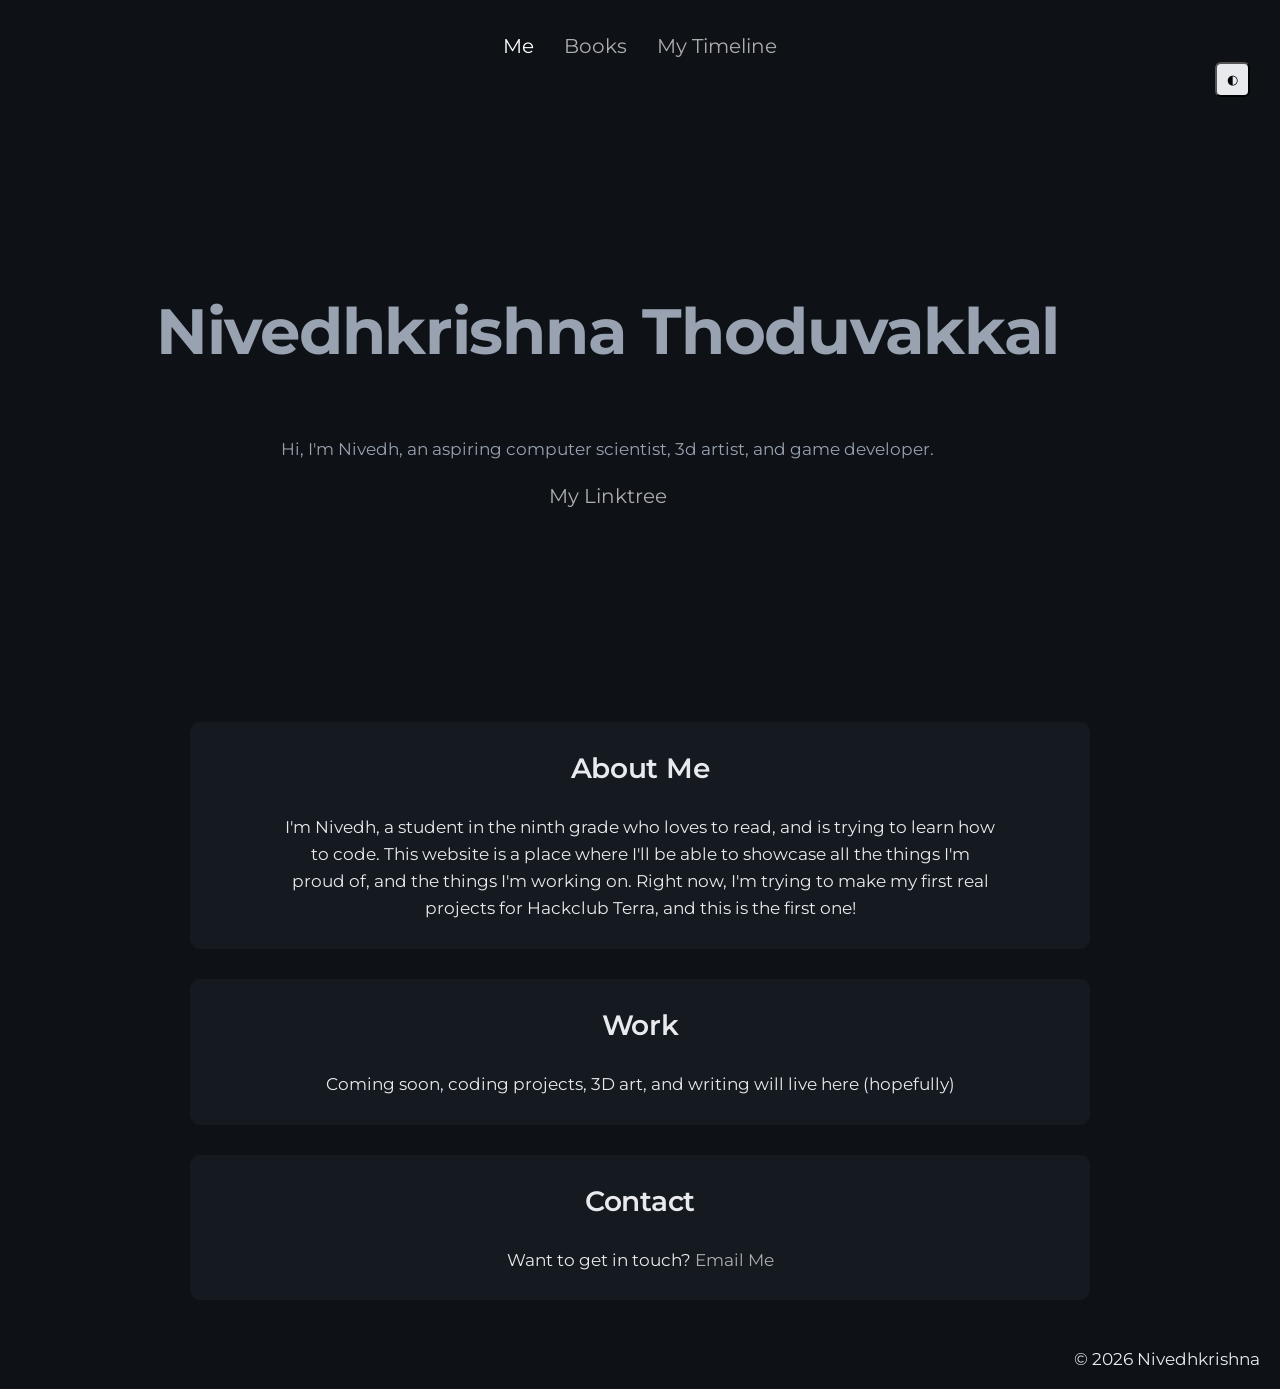
<file: index.html>
<!DOCTYPE html>
  <html lang="en" data-theme="dark">

  <head>
    <meta charset="UTF-8">
    <meta name="viewport" content="width=device-width, initial-scale=1.0" />
    <title>Nivedhkrishna — Portfolio</title>
    <meta name="description" content="Portfolio of Nivedhkrishna: coding projects, 3D design, and writing." />

  <link rel="preconnect" href="https://fonts.googleapis.com">
    <link rel="preconnect" href="https://fonts.gstatic.com" crossorigin>
    <link href="https://fonts.googleapis.com/css2?family=Montserrat:ital,wght@0,100..900;1,100..900&display=swap" rel="stylesheet">

    <link rel="stylesheet" href="styles.css" />
  </head>

  <body>
    <header class="nav">

      <nav class="nav-links">
        <a class="current-page" href="index.html">Me</a>
        <a href="books.html">Books</a>
        <a href="timeline.html">My Timeline</a>
      </nav>


      <button class="button"id="theme-toggle" aria-label="Switch between dark and light mode">◐</button>
    </header>

    <main id="top">
      <section class="hero" id="hero">
        <h1>Nivedhkrishna Thoduvakkal</h1>
          <p>Hi, I'm Nivedh, an aspiring computer scientist, 3d artist, and game developer.</p>
          
          <a href="https://linktr.ee/nivedhthoduvakkal" target="_blank">My Linktree</a>


      </section>

        <section class="section" id="about">
        <h2>About Me</h2>
          <p>
          I'm Nivedh, a student in the ninth grade who loves to read,
          and is trying to learn how to code. This website is a place where I'll be able to showcase all the things I'm proud of,
          and the things I'm working on. Right now, I'm trying to make my first real projects for Hackclub Terra, and this is the first one!
        </p>

      </section>

      <section class="section" id="work">
        <h2>Work</h2>
        <p>Coming soon, coding projects, 3D art, and writing will live here (hopefully)</p>
      </section>

      <section class="section" id="contact">
        <h2>Contact</h2>
        <p>Want to get in touch? <a href="mailto:nivedhthoduvakkal@gmail.com">Email Me</a></p>
      </section>

    </main>

      <footer class="footer">
        <p>© 2026 Nivedhkrishna</p>
      </footer>
        <script src="script.js"></script>
    </body>
  </html>
</file>
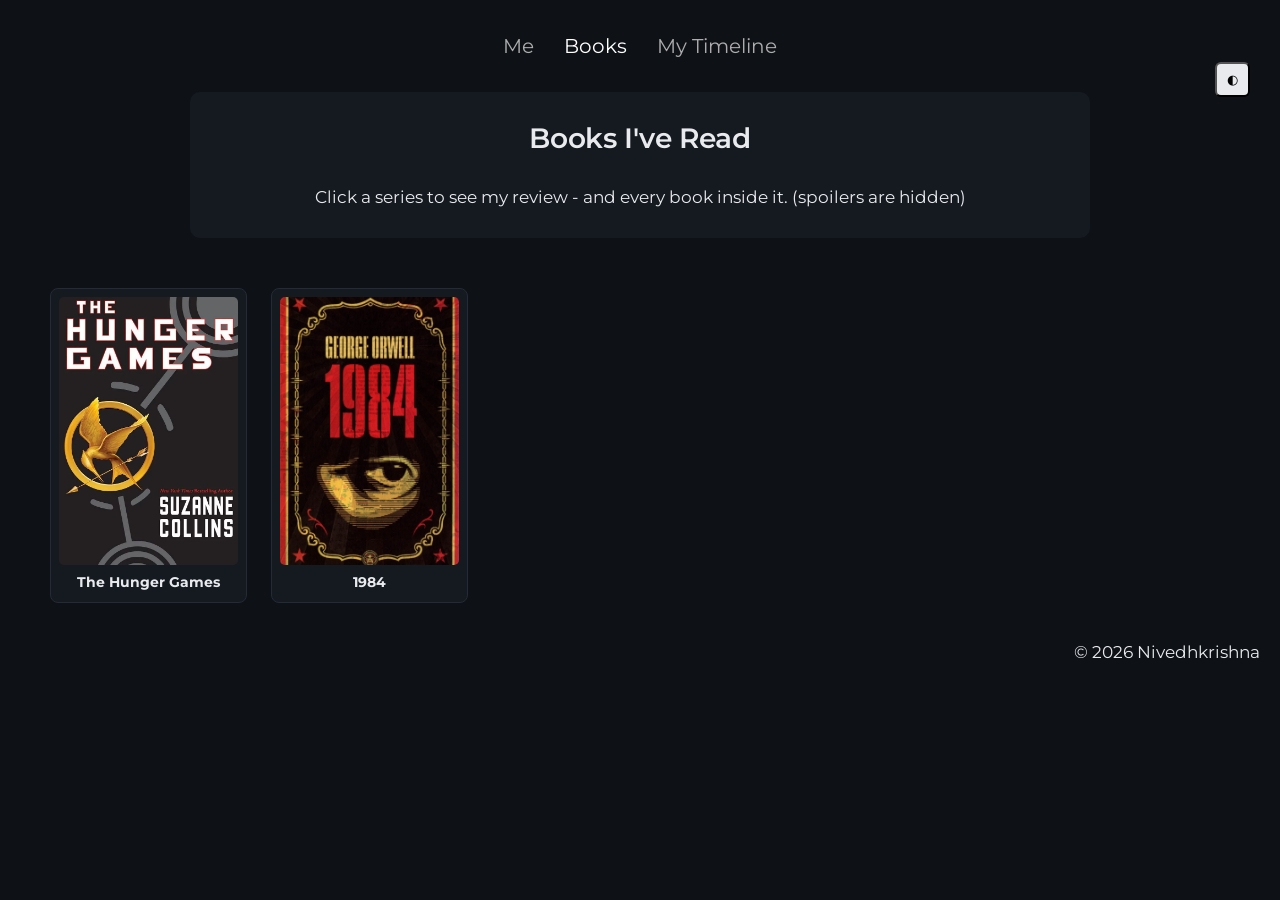
<file: books.html>
<!DOCTYPE html>
<html lang="en" data-theme="dark"> 

<head>
  <meta charset="UTF-8" /> 
  <meta name="viewport" content="width=device-width, initial-scale=1.0" /> 
  <title>Books - Nivedhkrishna</title> 
  <meta name="description" content="Portfolio of Nivedhkrishna: coding projects, 3D design, and writing." />

<link rel="preconnect" href="https://fonts.googleapis.com">
  <link rel="preconnect" href="https://fonts.gstatic.com" crossorigin>
  <link href="https://fonts.googleapis.com/css2?family=Montserrat:ital,wght@0,100..900;1,100..900&display=swap" rel="stylesheet">

  <link rel="stylesheet" href="styles.css" /> 
</head>



<body>

  <header class="nav">

    <nav class="nav-links">
      <a href="index.html" class="nav-link">Me</a>
      <a class="current-page nav-link" href="books.html">Books</a>
      <a href="timeline.html">My Timeline</a>
    </nav>

    <button class="button"id="theme-toggle" aria-label="Switch between dark and light mode">◐</button>
  </header>

  <main id="top">
        <section class="section" id="page-title">
          <h2>Books I've Read</h2>
            <p>Click a series to see my review - and every book inside it. (spoilers are hidden)</p>
        </section>
        <section class="book-section" id="books">
          <div class="series-grid" id="view-series-list"></div>
        </section>
        <div id="dialog-holder"></div>
  </main>

     <footer class="footer">
       <p>© 2026 Nivedhkrishna</p>
     </footer>
     <script src="script.js"></script>
  </body>
</html>
</file>
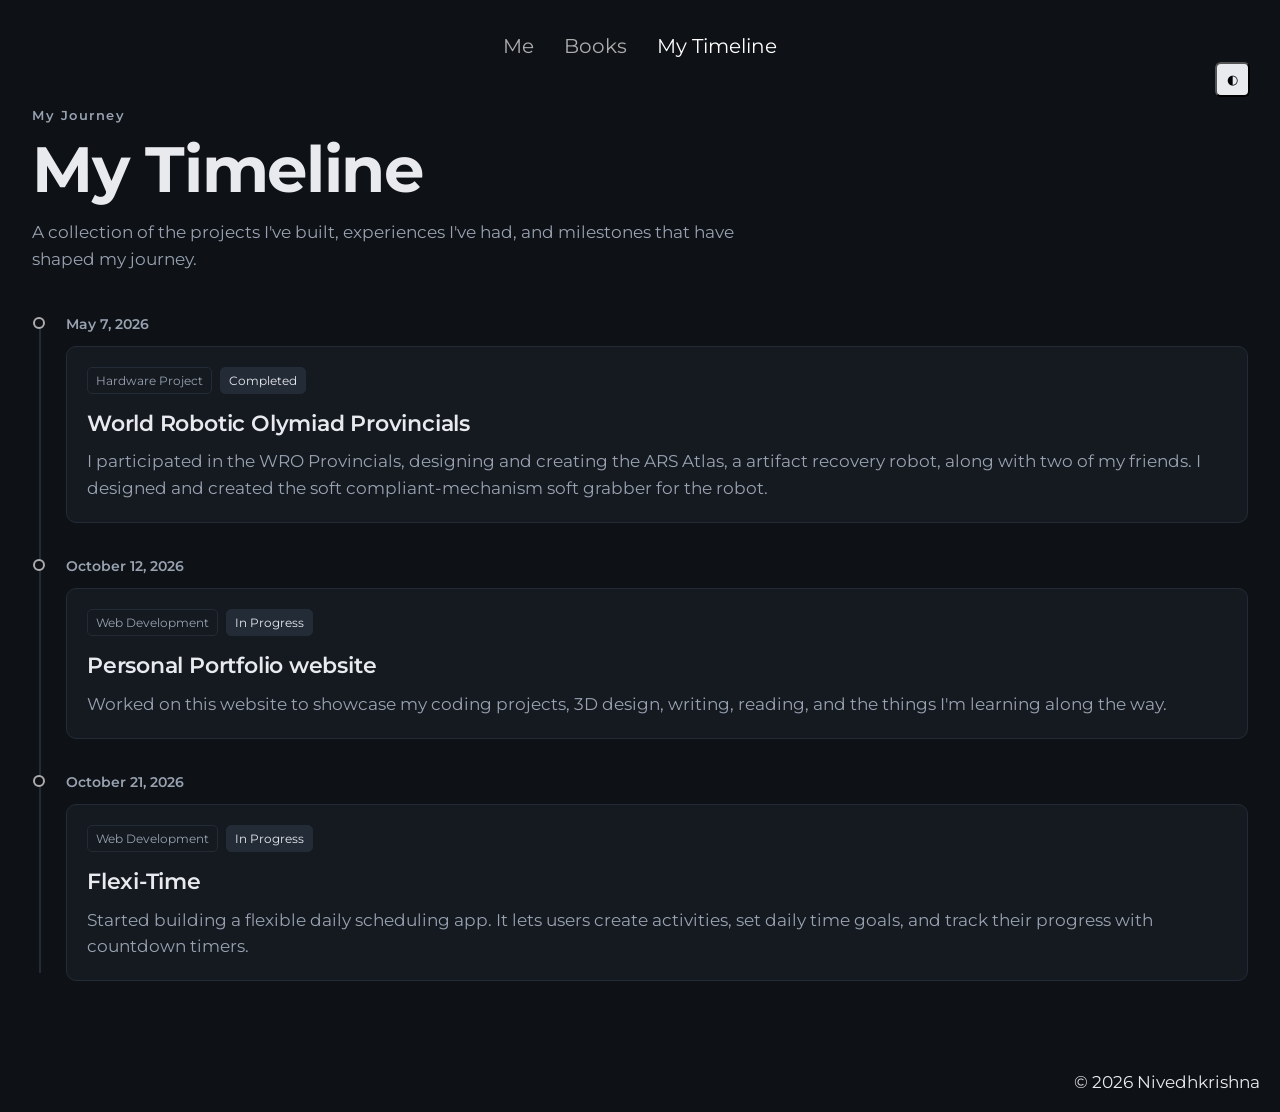
<file: timeline.html>
<!doctype html>
<html lang="en" data-theme="dark">
    <head>
        <meta charset="UTF-8" />
        <meta name="viewport" content="width=device-width, initial-scale=1.0" />

        <link rel="preconnect" href="https://fonts.googleapis.com" />
        <link rel="preconnect" href="https://fonts.gstatic.com" crossorigin />
        <link
            href="https://fonts.googleapis.com/css2?family=Montserrat:ital,wght@0,100..900;1,100..900&display=swap"
            rel="stylesheet"
        />
        <title>My Timeline</title>

        <link rel="stylesheet" href="styles.css" />
    </head>
    <body>
        <header class="nav">
            <nav class="nav-links">
                <a href="index.html">Me</a>
                <a href="books.html">Books</a>
                <a class="current-page" href="timeline.html">My Timeline</a>
            </nav>
            <button class="button" id="theme-toggle">◐</button>
        </header>
        <main id="top" class="timeline-page">
            <section class="timeline-intro">
                <p class="timeline-eyebrow">My Journey</p>
                <h1>My Timeline</h1>
                <p>
                    A collection of the projects I've built, experiences I've had, and milestones that have shaped my
                    journey.
                </p>
            </section>
            <section class="timeline-section">
                <ol class="timeline">
                    <li class="timeline-item">
                        <time class="timeline-date" date-time="2026-05-07">May 7, 2026</time>

                        <article class="timeline-card">
                            <div class="timeline-card-meta">
                                <span class="timeline-category"> Hardware Project </span>
                                <span class="timeline-status">Completed</span>
                            </div>
                            <h2>World Robotic Olymiad Provincials</h2>
                            <p>
                                I participated in the WRO Provincials, designing and creating the ARS Atlas, a artifact recovery robot, along with two of my friends. I designed and created the soft compliant-mechanism soft grabber for the robot.
                            </p>
                        </article>
                    </li>
                    <li class="timeline-item">
                        <time class="timeline-date" datetime="2026-10-12"> October 12, 2026 </time>

                        <article class="timeline-card">
                            <div class="timeline-card-meta">
                                <span class="timeline-category">Web Development</span>

                                <span class="timeline-status">In Progress</span>
                            </div>
                            <h2>Personal Portfolio website</h2>
                            <p>
                                Worked on this website to showcase my coding projects, 3D design, writing, reading, and
                                the things I'm learning along the way.
                            </p>
                        </article>
                    </li>
                    <li class="timeline-item">
                        <time class="timeline-date" datetime="2026-10-21"> October 21, 2026 </time>
                        <article class="timeline-card">
                            <div class="timeline-card-meta">
                                <span class="timeline-category">Web Development</span>
                                <span class="timeline-status">In Progress</span>
                            </div>
                            <h2>Flexi-Time</h2>
                            <p>
                                Started building a flexible daily scheduling app. It lets users create activities, set
                                daily time goals, and track their progress with countdown timers.
                            </p>
                        </article>
                    </li>
                </ol>
            </section>
        </main>
        <footer class="footer">
            <p>© 2026 Nivedhkrishna</p>
        </footer>
        <script src="script.js"></script>
    </body>
</html>
</file>
<file: styles.css>
:root {
  --bg: #0e1116 ;
  --surface: #151a21;
  --border: #232b36;
  --text: #e8eaee;
  --muted: #98a2b0;
  --accent: #adadad;
  --accent-hover: #ffffff;
}


html {
    scroll-behavior: smooth;
}

body {
  margin: 0;
  background: var(--bg);
  color: var(--text);
  font-family: "Montserrat", system-ui, sans-serif;
  line-height: 1.6;
}

h1 {
  font-size: clamp(2.5rem, 6vw, 4rem);
  font-weight: 700;
  letter-spacing: -0.02em;
  line-height: 1.1;
}

h2 {
  font-size: 1.75rem;
  font-weight: 600;
  letter-spacing: -0.01em;
  text-align: center;
}

p {
  font-size: 1.05rem;
  max-width: 65ch;
  margin-right: auto;
  margin-left: auto;
}

.nav-links{
  display: flex;
  justify-content: center;
  gap: 30px;
  font-size: 1.25rem;
  padding-top: 30px;
  
}

.hero {
  font-size: 1.25rem;
  color: var(--muted);
  min-height: 70vh;
  display: flex;
  flex-direction: column;
  align-items: center;
  justify-content: center;
  text-align: center;
  padding: 0 24px;
}

.section {
  max-width: 880px;
  margin: 0 auto;
  background-color: var(--surface);
  border-radius: 10px;
  padding: 10px;
  padding-top: 1px;
  text-align: center;
  margin-top: 30px;
  margin-bottom: 30px;
}

.book-section {
    max-width: 75%;
}

.button{
  float: right;
  padding-right: 10px;
  width: fit-content;
  background-color: var(--text);
  aspect-ratio: 1/1;
  text-align: center;
  padding-left: 10px;
  margin-right: 30px;
  border-radius: 6px;
}

.series-grid {
  display: grid;
  grid-template-columns: repeat(auto-fill, minmax(180px, 1fr));
  justify-items: center;
  align-items: start;
  gap: 24px;

  width: 100%;
  max-width: 900px;
  box-sizing: border-box;
  margin: 0 auto;
  padding: 20px;
}

.series-card {
  min-width: 0;
  padding: 8px;
  box-sizing: border-box;
  background: var(--surface);
  color: var(--text);
  border: 1px solid var(--border);
  border-radius: 8px;
  text-align: center;
  cursor: pointer;
  transform: translateY(0) scale(1);
  transition: transform 0.2s ease, box-shadow 0.2s ease;
}

.series-card:hover {
  transform: translateY(-5px) scale(1.03);
  box-shadow: 0 12px 24px rgba(0, 0, 0, 0.4);
}

.series-cover {
  display: block;
  width: 100%;
  aspect-ratio: 2/3;
  object-fit: cover;
  border-radius: 5px;
}

.series-card h3 {
  font-size: 0.85rem;
  line-height: 1.4;
  margin: 8px 0 2px;
}

.series-dialog{
  background: var(--surface);
  color: var(--text);
  border: 1px solid var(--border);
  border-radius: 10px;
  padding: 24px;
  box-sizing: border-box;
  width: min(700px, calc(100% - 32px));
  max-width: 700px;
  max-height: 84vh;
  overflow-y: auto;
  margin: auto;
}



.series-dialog::backdrop{
  background: rgba(0, 0, 0, 0.6)
}

.series-dialog-content{
  display: flex;
  gap: 20px;
  align-items: flex-start;
}

.series-dialog-content > .series-cover {
  display: block;
  flex: 0 0 150px;
  width: 150px;
  aspect-ratio: 2/3;
  object-fit: cover;
  border-radius: 6px;
}

.series-dialog-info {
  flex: 1;
  min-width: 0;
}

.series-dialog-info h3 {
  margin-top: 0;
  text-align: left;
}

.series-dialog-info p {
  text-align: left;
  margin: 0;
}

.series-dialog form{
  margin-top: 20px;
}

.series-dialog button{
  background: transparent;
  color: var(--text);
  border: 1px solid var(--border);
  border-radius: 6px;
  padding: 10px 14px;
  cursor: pointer;
}

.current-page {
  color: var(--accent-hover)
}

.footer {
width: 100%;
box-sizing: border-box;
padding: 16px 0px;
text-align: right;
}
.footer p {
  max-width: none;
  margin: 0;
  padding-right: 20px;
}

/* Links get our accent color */
a {
  color: var(--accent);
  transition: color 0.2s ease;
  text-decoration: none;
}

a:hover {
  color: var(--accent-hover);
  transition: color 0.1s ease;
  cursor: pointer;
}

.series-card,
.book-card {
  font: inherit;
  cursor: pointer;
}

.series-card {
  width: 100%;
}

.book-card {
  display: block;
  min-width: 0;
  width: 100%;
  padding: 8px;
  background: var(--surface);
  color: var(--text);
  border: 1px solid var(--border);
  border-radius: 8px;
  text-align: left;
  transition: transform 0.2s ease, box-shadow 0.2s ease;
}

.book-card:hover {
  transform: translateY(-4px);
  border-color: var(--accent);
}

.book-card:focus-visible,
.series-card:focus-visible {
  outline: 2px solid var(--accent);
  outline-offset: 4px;
}

.books-selection {
  margin-top: 28px;
  padding-top: 20px;
  border-top: 1px solid var(--border)
}

.books-selection > h3 {
  text-align: left;
  margin: 0 0 18px;
}

.books-grid {
  display: grid;
  grid-template-columns: repeat(
    auto-fill,
    minmax(120px, 1fr)
  );
  gap: 18px;
}

.book-cover {
  display: block;
  width: 100%;
  aspect-ratio: 2/3;
  object-fit: cover;
  border-radius: 5px;
}

.book-card h4 {
  font-size: 0.85rem;
  line-height: 1.4;
  margin: 8px 0 2px;
  overflow-wrap: anywhere;
}

.book-series-name {
  color: var(--muted);
  font-size: 0.85rem;
}

.book-dialog {
  width: min(700px, calc(100% - 32px));
}

.book-dialog .series-dialog-content > .series-cover {
  flex-basis: 150px;
  width: 150px;
}

.dialog-actions {
  margin-top: 20px;
}

/* spoiler system */
.spoiler {
  background-color: var(--border);
  display: inline-block;
  padding: 2px 12px;
  position: relative;
}

.spoiler:not(:active) {
  background-color: var(--muted);
  color: var(--muted);
  min-width: max-content;
  user-select: none;
  box-sizing: border-box;
  border-radius: 4px;
}

.spoiler:not(:active)::before {
  position: absolute;
  content: 'Click\a0to\a0show\a0spoiler';
  color: #151a21;
  white-space: nowrap;
  border-radius: 4px;
  left: 50%;
  transform: translateX(-50%);
}

.spoiler:not(:active) {
  min-width: 195px;
}

@media (max-width: 480px) {
  .books-grid {
    grid-template-columns: repeat(2, minmax(0, 1fr));
    gap: 12px;
  }
  .book-dialog .series-dialog-content > .series-cover {
    flex-basis: 100px;
    width: 100px;
  }
}

.timeline-page {
  width: min(850px, calc(100% = 64px));
  margin: 44px 0 72px 32px;
  padding-right: 32px;
}

.timeline-intro {
  text-align: left;
  margin-bottom: 40px;
}

.timeline-eyebrow {
  color: var(--muted);
  font-size: 0.8rem;
  font-weight: 600;
  letter-spacing: 0.12em;
  margin: 0 0 8px;
}

.timeline-intro h1 {
  text-align: left;
  margin: 0;
}

.timeline-intro > p:last-child {
  color: var(--muted);
  text-align: left;
  margin: 14px 0 0;
}

.timeline {
  position: relative;
  list-style: none;
  margin: 0;
  padding: 0 0 0 34px;
}

.timeline::before {
  content: "";
  position: absolute;
  left: 7px;
  top: 8px;
  bottom: 8px;
  width: 2px;
  background: var(--border);
}

.timeline-item {
  position: relative;
  padding-bottom: 32px;
}

.timeline-item:last-child {
  padding-bottom: 0;
}

.timeline-item::before {
  content: "";
  position: absolute;
  left: -33px;
  top: 4px;
  width: 12px;
  height: 12px;
  box-sizing: border-box;
  border: 2px solid var(--accent);
  border-radius: 50%;
  background: var(--bg);
  z-index: 1;

}
.timeline-date {
  display: block;
  color: var(--muted);
  font-size: 0.9rem;
  font-weight: 600;
  margin-bottom: 10px;
}

.timeline-card {
  padding: 20px;
  background: var(--surface);
  border: 1px solid var(--border);
  border-radius: 10px;
  transition: border-color 0.2s ease, transform 0.2s ease;
}

.timeline-card:hover {
  border-color: var(--accent);
  transform: translateX(4px);
}

.timeline-card-meta {
  display: flex;
  flex-wrap: wrap;
  align-items: center;
  gap: 8px;
}

.timeline-category,
.timeline-status {
  display: inline-block;
  padding: 3px 8px;
  border: 1px solid var(--border);
  border-radius: 5px;
  font-size: 0.75rem;
}

.timeline-category {
  color: var(--muted);
}

.timeline-status {
  color: var(--text);
  background: var(--border);
}

.timeline-card h2 {
  text-align: left;
  font-size: 1.35rem;
  margin: 12px 0 8px;
}

.timeline-card p {
  color: var(--muted);
  text-align: left;
  margin: 0;
  max-width: none;
}
</file>
